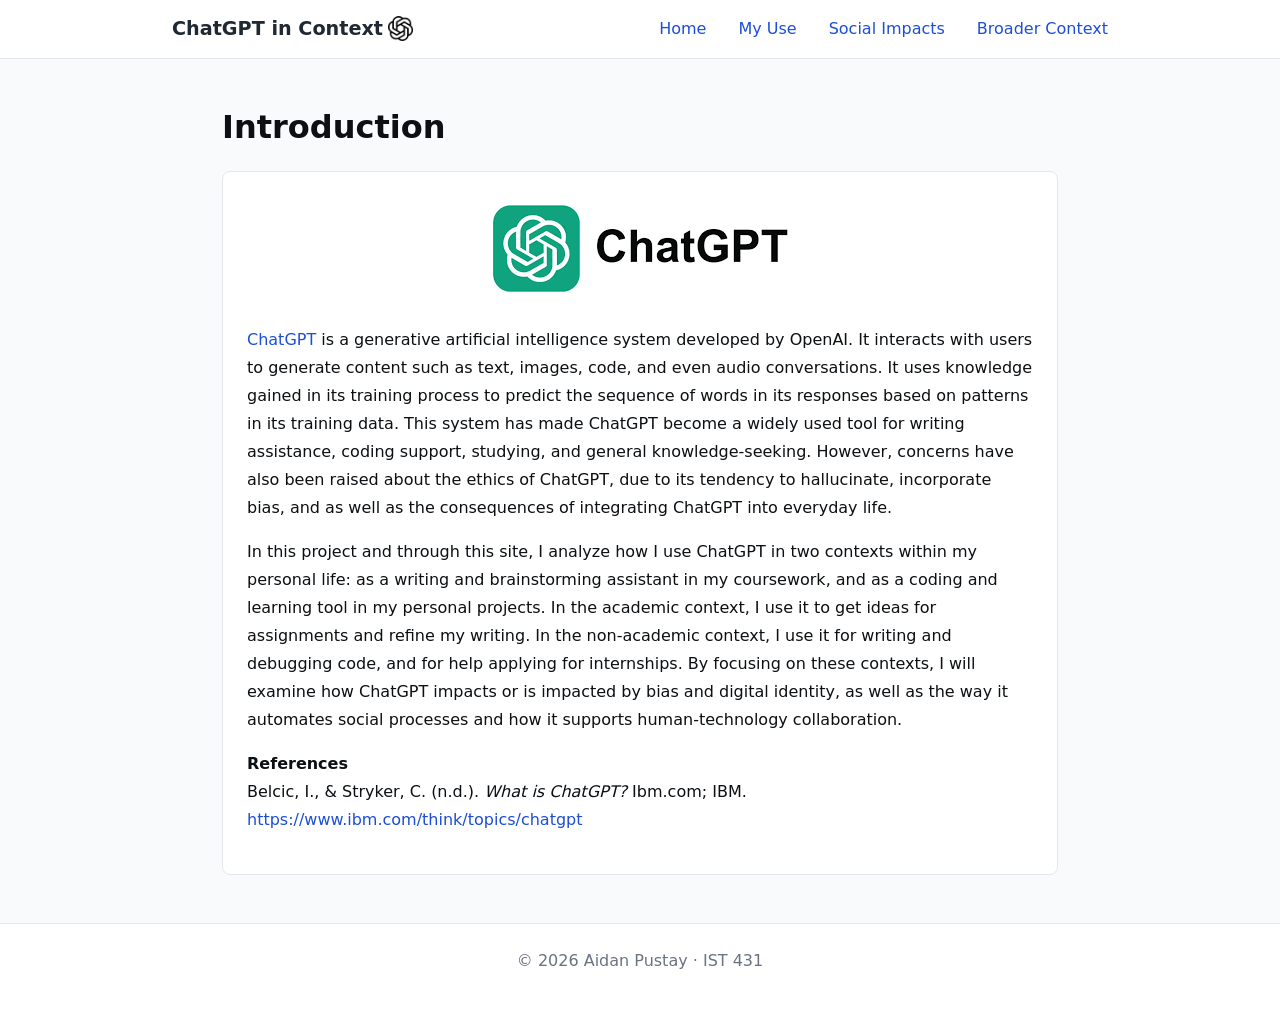
<file: index.html>
<!DOCTYPE html>
<html lang="en">
<head>
    <meta charset="UTF-8">
    <title>ChatGPT in Context</title>
    <link rel="stylesheet" href="styles.css">
</head>
<body>

<header>
    <nav>
        <h1 class="site-title"><a href="index.html">ChatGPT in Context <img src="images/chatgptlogoshort.png" alt="ChatGPT logo" id="chatgptlogoshort"></a></h1>
        <ul class="nav-links">
            <li><a href="index.html">Home</a></li>
            <li><a href="my-use.html">My Use</a></li>
            <li><a href="social-impacts.html">Social Impacts</a></li>
            <li><a href="broader-context.html">Broader Context</a></li>
        </ul>
    </nav>
</header>

<main>
    <section>
        <h2>Introduction</h2>
        <article>
            <div id="chatgptlogo">
                <a href="https://chatgpt.com/" target="_blank">
                    <img src="images/chatgptlogo.png" alt="ChatGPT Logo">
                </a>
            </div>
            <br>
            <p>
                <a href="https://www.ibm.com/think/topics/chatgpt" target="_blank">ChatGPT</a> is a generative artificial intelligence  
                system developed by OpenAI. It interacts with users to generate content such as text, images, code, and even audio conversations. 
                It uses knowledge gained in its training process to predict the sequence of words in its responses based on patterns in its 
                training data. This system has made ChatGPT become a widely used tool for writing assistance, coding support, studying, and 
                general knowledge-seeking. However, concerns have also been raised about the ethics of ChatGPT, due to its tendency to hallucinate, 
                incorporate bias, and as well as the consequences of integrating ChatGPT into everyday life.
            </p>
            <p>
                In this project and through this site, I analyze how I use ChatGPT in two contexts within my personal life: as a writing and 
                brainstorming assistant in my coursework, and as a coding and learning tool in my personal projects. In the academic context, I 
                use it to get ideas for assignments and refine my writing. In the non-academic context, I use it for writing and debugging code, 
                and for help applying for internships. By focusing on these contexts, I will examine how ChatGPT impacts or is impacted by bias 
                and digital identity, as well as the way it automates social processes and how it supports human-technology collaboration.
            </p>
            <h4>References</h4>
            <p>
                Belcic, I., & Stryker, C. (n.d.). <i>What is ChatGPT?</i> Ibm.com; IBM. <a href="https://www.ibm.com/think/topics/chatgpt">https://www.ibm.com/think/topics/chatgpt</a>
            </p>
        </article>
    </section>
</main>

<footer>
    <p>&copy; 2026 Aidan Pustay · IST 431</p>
</footer>

</body>
</html>
</file>
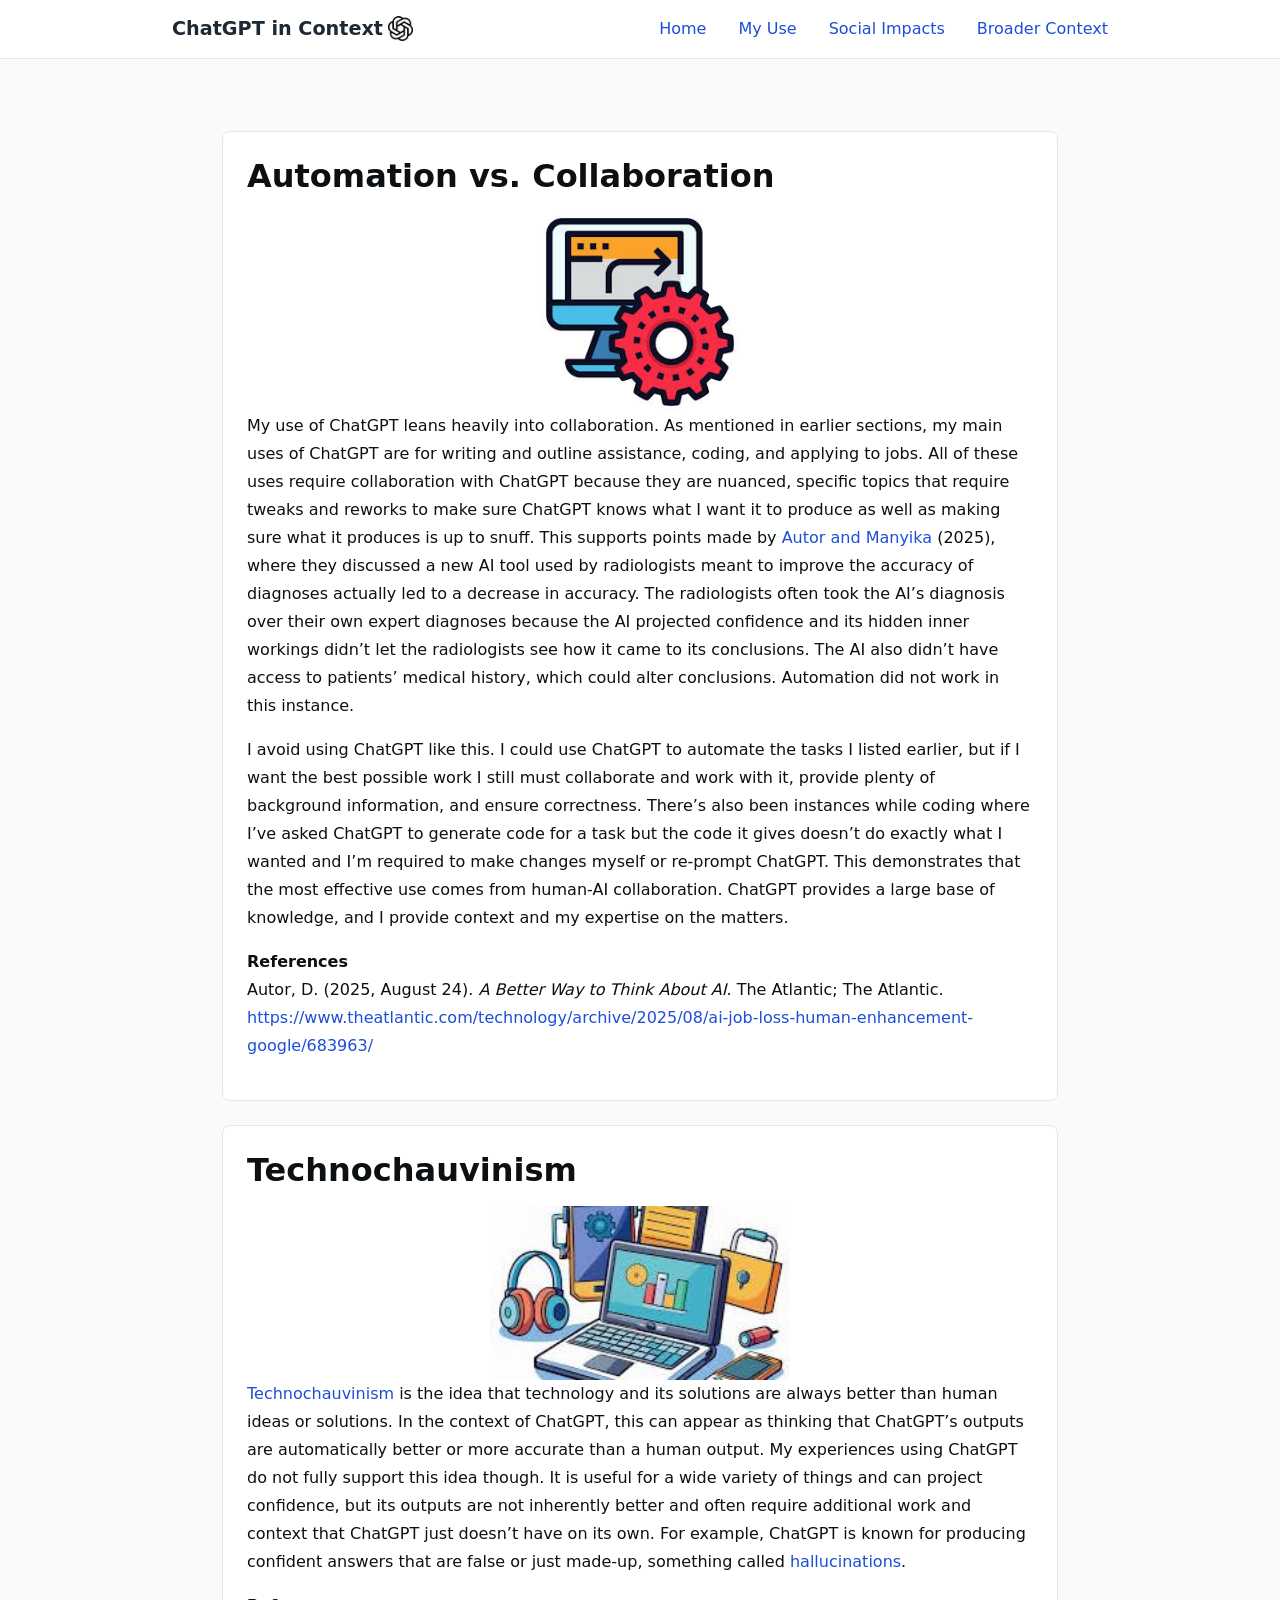
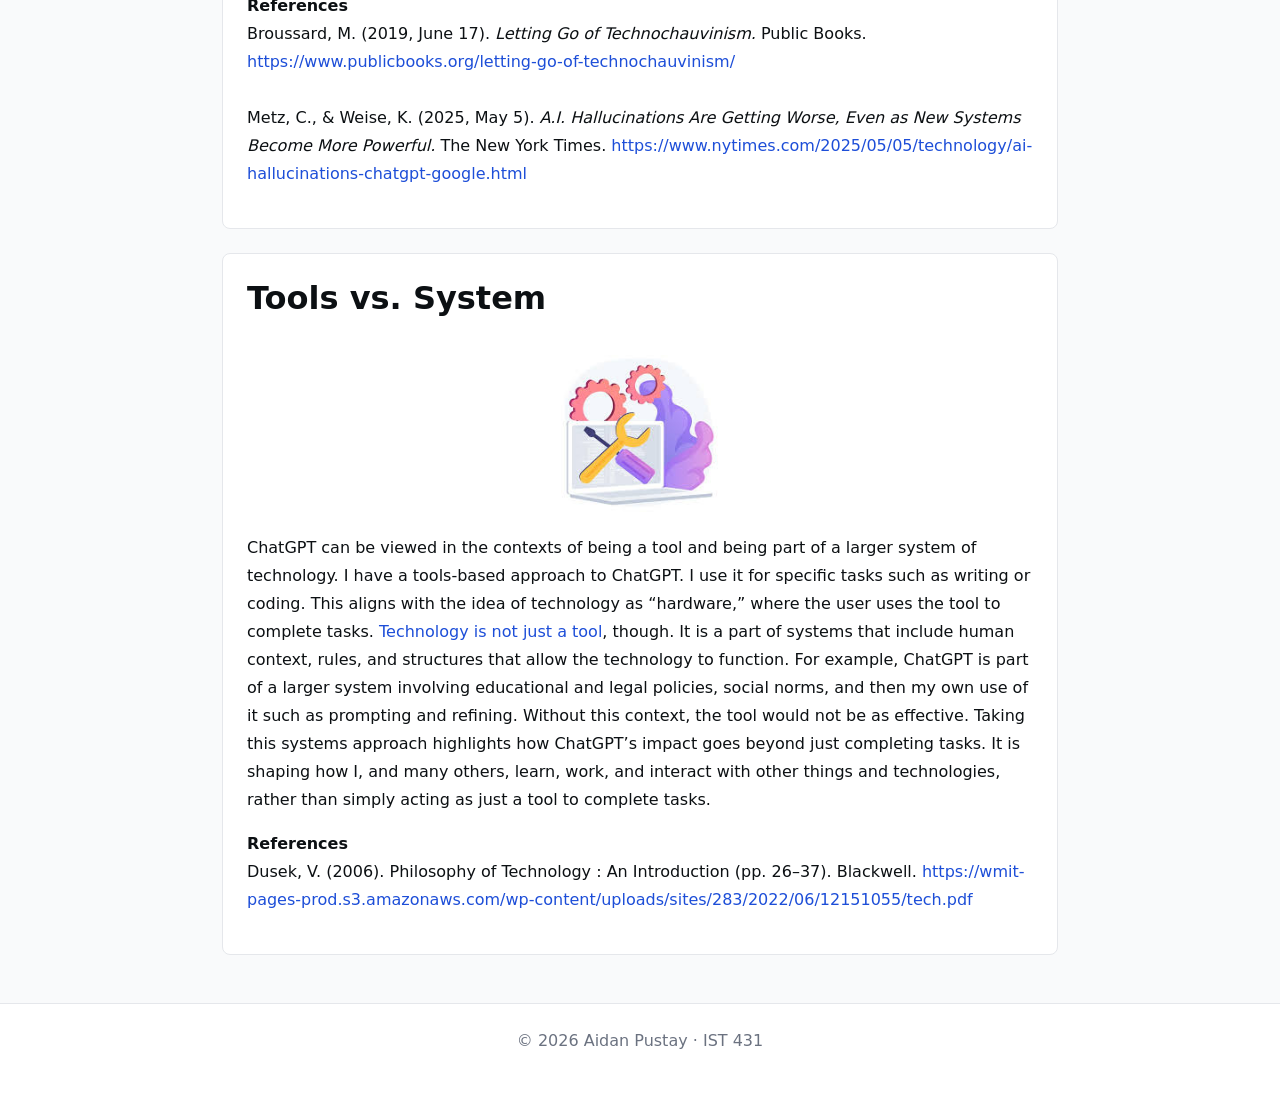
<file: broader-context.html>
<!DOCTYPE html>
<html lang="en">
<head>
    <meta charset="UTF-8">
    <title>Broader Context</title>
    <link rel="stylesheet" href="styles.css">
</head>
<body>

<header>
    <nav>
        <h1 class="site-title"><a href="index.html">ChatGPT in Context <img src="images/chatgptlogoshort.png" alt="ChatGPT logo" id="chatgptlogoshort"></a></h1>
        <ul class="nav-links">
            <li><a href="index.html">Home</a></li>
            <li><a href="my-use.html">My Use</a></li>
            <li><a href="social-impacts.html">Social Impacts</a></li>
            <li><a href="broader-context.html">Broader Context</a></li>
        </ul>
    </nav>
</header>

<main>
    <section>
        <article>
            <h2>Automation vs. Collaboration</h2>
            <img src="images/automation.jpg" alt="automation" id="automation">
            <p>
                My use of ChatGPT leans heavily into collaboration. As mentioned in earlier sections, my main uses of ChatGPT are for writing and 
                outline assistance, coding, and applying to jobs. All of these uses require collaboration with ChatGPT because they are nuanced, 
                specific topics that require tweaks and reworks to make sure ChatGPT knows what I want it to produce as well as making sure what 
                it produces is up to snuff. This supports points made by <a href="https://www.theatlantic.com/technology/archive/2025/08/ai-job-loss-human-enhancement-google/683963/" target="_blank">
                Autor and Manyika</a> (2025), where they discussed a new AI tool used by radiologists meant to improve the accuracy of diagnoses 
                actually led to a decrease in accuracy. The radiologists often took the AI’s diagnosis over their own expert diagnoses because the 
                AI projected confidence and its hidden inner workings didn’t let the radiologists see how it came to its conclusions. The AI also 
                didn’t have access to patients’ medical history, which could alter conclusions. Automation did not work in this instance. 

            </p>
            <p>
                I avoid using ChatGPT like this. I could use ChatGPT to automate the tasks I listed earlier, but if I want the best possible work 
                I still must collaborate and work with it, provide plenty of background information, and ensure correctness. There’s also been 
                instances while coding where I’ve asked ChatGPT to generate code for a task but the code it gives doesn’t do exactly what I wanted 
                and I’m required to make changes myself or re-prompt ChatGPT. This demonstrates that the most effective use comes from human-AI 
                collaboration. ChatGPT provides a large base of knowledge, and I provide context and my expertise on the matters. 
            </p>
            <h4>References</h4>
            <p>
                Autor, D. (2025, August 24). <i>A Better Way to Think About AI</i>. The Atlantic; The Atlantic. <a href="https://www.theatlantic.com/technology/archive/2025/08/ai-job-loss-human-enhancement-google/683963/" target="_blank">https://www.theatlantic.com/technology/archive/2025/08/ai-job-loss-human-enhancement-google/683963/</a>
            </p>
        </article>

        <article>
            <h2>Technochauvinism</h2>
            <img src="images/technochauvinism.jpg" alt="technochauvinism" id="academic">
            <p>
                <a href="https://www.publicbooks.org/letting-go-of-technochauvinism/" target="_blank">Technochauvinism</a> is the idea that 
                technology and its solutions are always better than human ideas or solutions. In the context of ChatGPT, this can appear as 
                thinking that ChatGPT’s outputs are automatically better or more accurate than a human output. My experiences using ChatGPT do not 
                fully support this idea though. It is useful for a wide variety of things and can project confidence, but its outputs are not 
                inherently better and often require additional work and context that ChatGPT just doesn’t have on its own. For example, ChatGPT is 
                known for producing confident answers that are false or just made-up, something called <a href="https://www.nytimes.com/2025/05/05/technology/ai-hallucinations-chatgpt-google.html" target="_blank">hallucinations</a>.
            </p>
            <h4>References</h4>
            <p>
                Broussard, M. (2019, June 17). <i>Letting Go of Technochauvinism.</i> Public Books. <a href="https://www.publicbooks.org/letting-go-of-technochauvinism/" target="_blank">https://www.publicbooks.org/letting-go-of-technochauvinism/</a>
                <br><br>
                Metz, C., & Weise, K. (2025, May 5). <i>A.I. Hallucinations Are Getting Worse, Even as New Systems Become More Powerful.</i> The New York Times. <a href="https://www.nytimes.com/2025/05/05/technology/ai-hallucinations-chatgpt-google.html" target="_blank">https://www.nytimes.com/2025/05/05/technology/ai-hallucinations-chatgpt-google.html</a>
            </p>
        </article>
        
        <article>
            <h2>Tools vs. System</h2>
            <p>
                <img src="images/toolsvssystem.jpg" alt="tools vs. system clipart" id="automation">
                ChatGPT can be viewed in the contexts of being a tool and being part of a larger system of technology. I have a tools-based 
                approach to ChatGPT. I use it for specific tasks such as writing or coding. This aligns with the idea of technology as “hardware,” 
                where the user uses the tool to complete tasks. <a href="https://psu.instructure.com/courses/2442663/files/187012170?wrap=1">
                Technology is not just a tool</a>, though. It is a part of systems that include human context, rules, and structures that allow 
                the technology to function. For example, ChatGPT is part of a larger system involving educational and legal policies, social 
                norms, and then my own use of it such as prompting and refining. Without this context, the tool would not be as effective. Taking 
                this systems approach highlights how ChatGPT’s impact goes beyond just completing tasks. It is shaping how I, and many others, 
                learn, work, and interact with other things and technologies, rather than simply acting as just a tool to complete tasks.
            </p>
            <h4>References</h4>
            <p>
                Dusek, V. (2006). Philosophy of Technology : An Introduction (pp. 26–37). Blackwell. <a href="https://wmit-pages-prod.s3.amazonaws.com/wp-content/uploads/sites/283/2022/06/12151055/tech.pdf" target="_blank">https://wmit-pages-prod.s3.amazonaws.com/wp-content/uploads/sites/283/2022/06/12151055/tech.pdf</a>
            </p>
        </article>
    </section>
</main>

<footer>
    <p>&copy; 2026 Aidan Pustay · IST 431</p>
</footer>
</body>
</html>
</file>
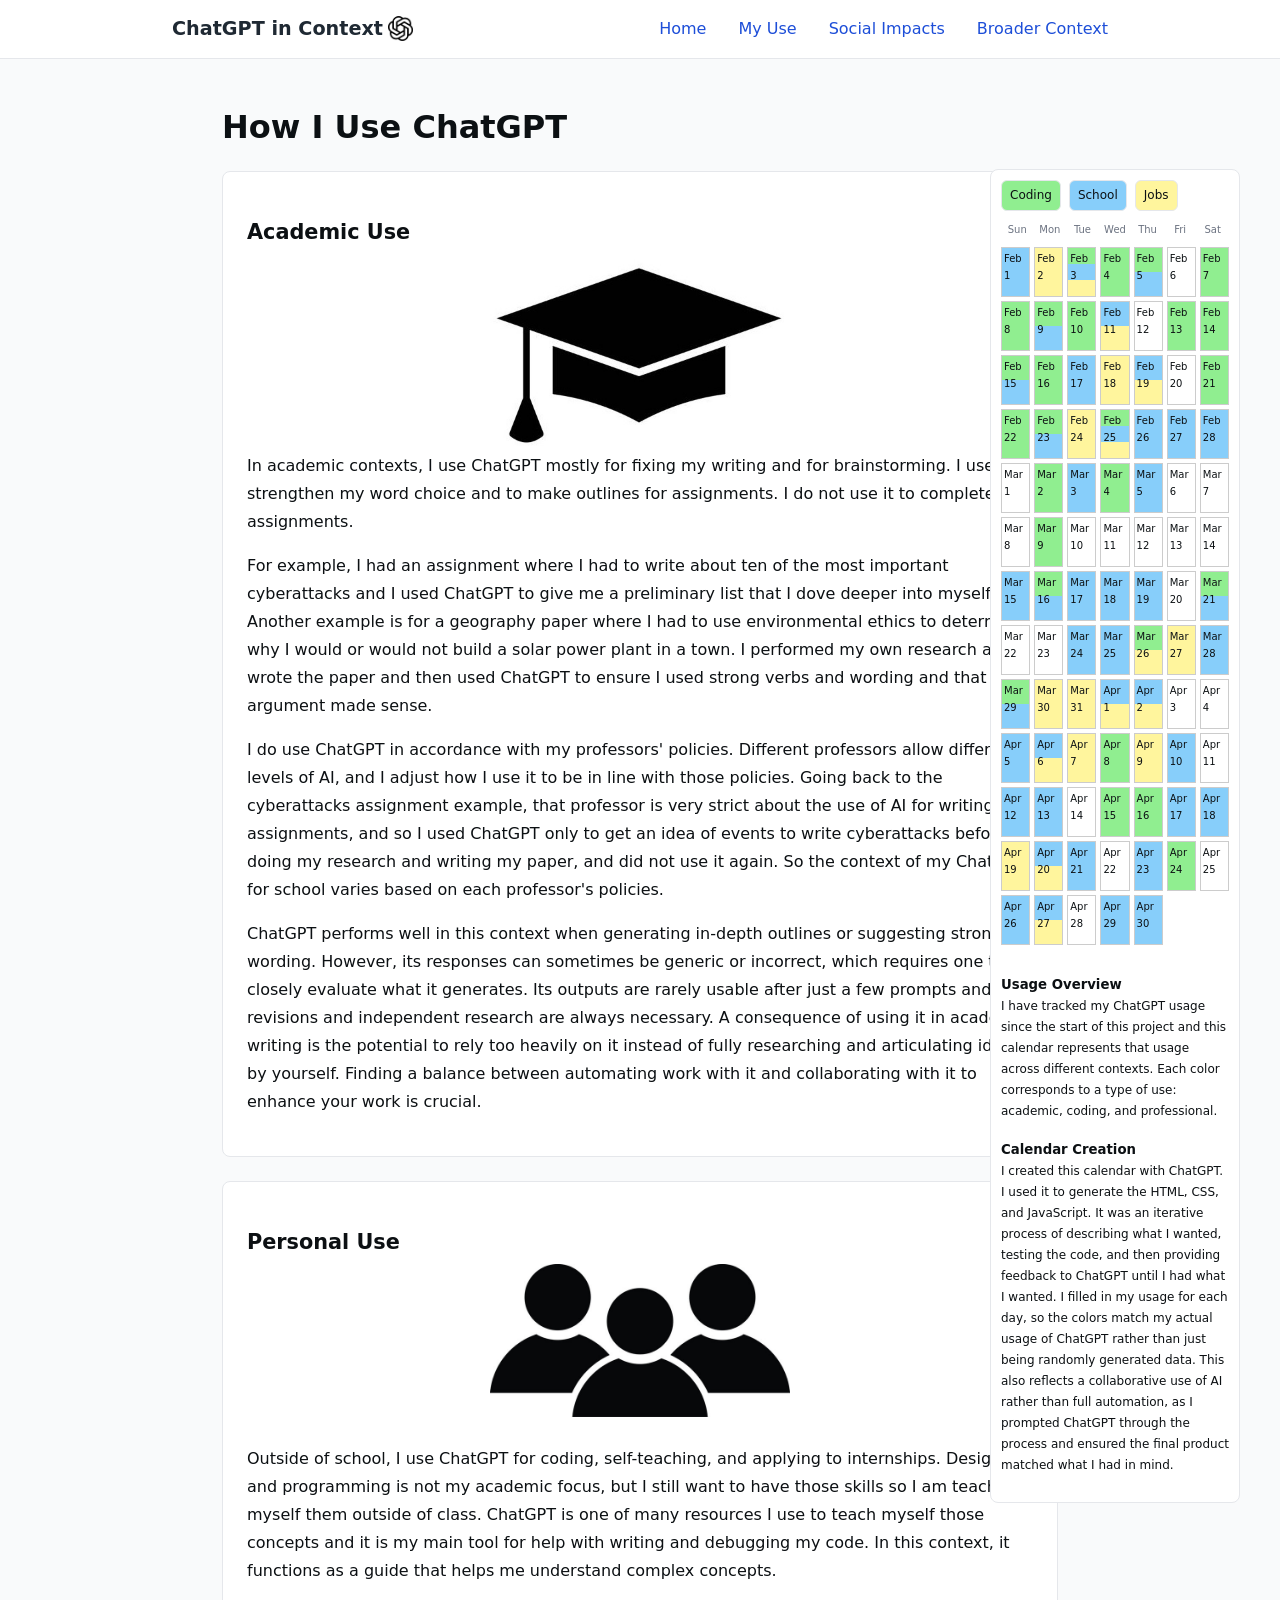
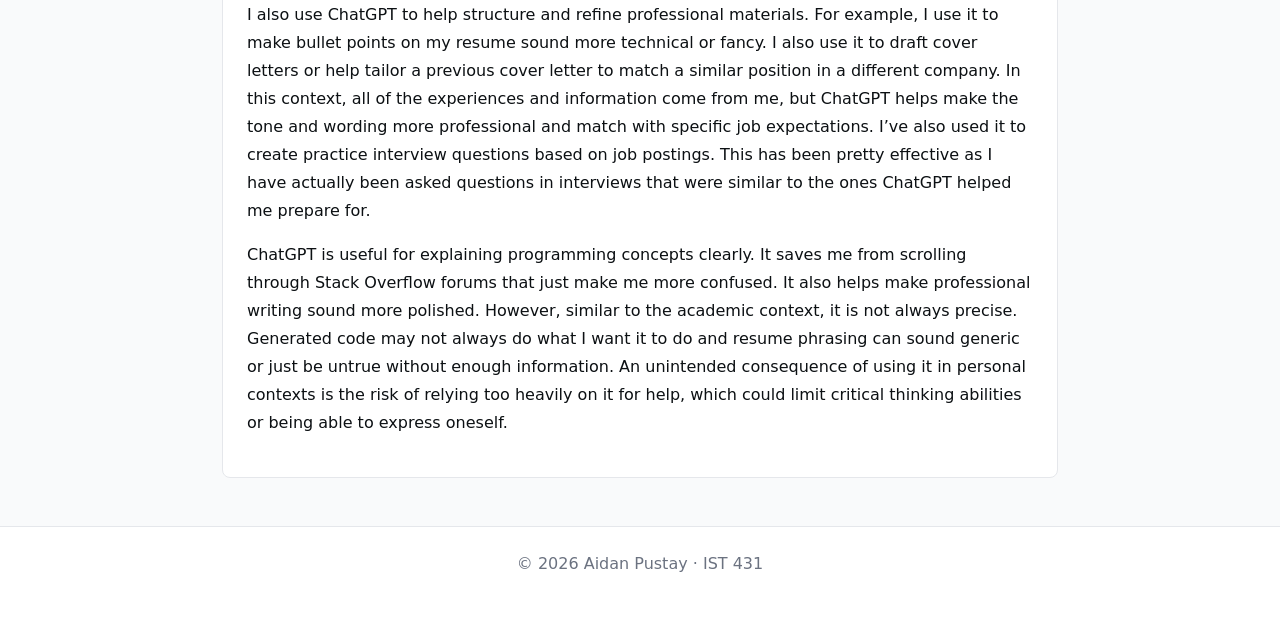
<file: my-use.html>
<!DOCTYPE html>
<html lang="en">
<head>
    <meta charset="UTF-8">
    <title>How I Use ChatGPT</title>
    <link rel="stylesheet" href="styles.css">
    <link rel="stylesheet" href="calendar.css">
</head>
<body>

<header>
    <nav>
        <h1 class="site-title"><a href="index.html">ChatGPT in Context <img src="images/chatgptlogoshort.png" alt="ChatGPT logo" id="chatgptlogoshort"></a></h1>
        <ul class="nav-links">
            <li><a href="index.html">Home</a></li>
            <li><a href="my-use.html">My Use</a></li>
            <li><a href="social-impacts.html">Social Impacts</a></li>
            <li><a href="broader-context.html">Broader Context</a></li>
        </ul>
    </nav>
</header>

<main>

    <div class="page-layout">

        <div class="main-content">
            <section>
                <h2>How I Use ChatGPT</h2>                
                <article>
                    <h3>Academic Use</h3>
                    <img src="images/academic.jpg" alt="academic clipart" id="academic">
                    <p>
                        In academic contexts, I use ChatGPT mostly for fixing my writing and for brainstorming. I use it to strengthen my word 
                        choice and to make outlines for assignments. I do not use it to complete assignments. 
                    </p>
                    <p>
                        For example, I had an assignment where I had to write about ten of the most important cyberattacks and I used ChatGPT to give me a 
                        preliminary list that I dove deeper into myself. Another example is for a geography paper where I had to use environmental ethics 
                        to determine why I would or would not build a solar power plant in a town. I performed my own research and wrote the paper and then 
                        used ChatGPT to ensure I used strong verbs and wording and that my argument made sense.
                    </p>
                    <p>
                        I do use ChatGPT in accordance with my professors' policies. Different professors allow different levels of AI, and I adjust how I 
                        use it to be in line with those policies. Going back to the cyberattacks assignment example, that professor is very strict about 
                        the use of AI for writing assignments, and so I used ChatGPT only to get an idea of events to write cyberattacks before doing my 
                        research and writing my paper, and did not use it again. So the context of my ChatGPT for school varies based on 
                        each professor's policies.
                    </p>
                    <p>
                        ChatGPT performs well in this context when generating in-depth outlines or suggesting stronger wording. However, its responses can 
                        sometimes be generic or incorrect, which requires one to closely evaluate what it generates. Its outputs are rarely usable after 
                        just a few prompts and revisions and independent research are always necessary. A consequence of using it in academic writing is 
                        the potential to rely too heavily on it instead of fully researching and articulating ideas by yourself. Finding a balance between 
                        automating work with it and collaborating with it to enhance your work is crucial.
                    </p>
                </article>

                <article>
                    <h3>Personal Use</h3>
                    <img src="images/personal.jpg" alt="personal clipart" id="academic"><br>
                    <p>
                        Outside of school, I use ChatGPT for coding, self-teaching, and applying to internships. Design and programming is not my 
                        academic focus, but I still want to have those skills so I am teaching myself them outside of class. ChatGPT is one of 
                        many resources I use to teach myself those concepts and it is my main tool for help with writing and debugging my code. 
                        In this context, it functions as a guide that helps me understand complex concepts.
                    </p>
                    <p>
                        I also use ChatGPT to help structure and refine professional materials. For example, I use it to make bullet points on my 
                        resume sound more technical or fancy. I also use it to draft cover letters or help tailor a previous cover letter to match 
                        a similar position in a different company. In this context, all of the experiences and information come from me, but ChatGPT 
                        helps make the tone and wording more professional and match with specific job expectations. I’ve also used it to create 
                        practice interview questions based on job postings. This has been pretty effective as I have actually been asked questions 
                        in interviews that were similar to the ones ChatGPT helped me prepare for. 
                    </p>
                    <p>
                        ChatGPT is useful for explaining programming concepts clearly. It saves me from scrolling through Stack Overflow forums that just 
                        make me more confused. It also helps make professional writing sound more polished. However, similar to the academic context, it 
                        is not always precise. Generated code may not always do what I want it to do and resume phrasing can sound generic or just be 
                        untrue without enough information. An unintended consequence of using it in personal contexts is the risk of relying too heavily 
                        on it for help, which could limit critical thinking abilities or being able to express oneself.
                    </p>
                </article>
            </section>
        </div>
        <div class="calendar-container">
            <div class="legend">
                <span class="coding">Coding</span>
                <span class="school">School</span>
                <span class="jobs">Jobs</span>
            </div>
            <div class="calendar-header">
                <div>Sun</div>
                <div>Mon</div>
                <div>Tue</div>
                <div>Wed</div>
                <div>Thu</div>
                <div>Fri</div>
                <div>Sat</div>
            </div>

            <div class="calendar" id="calendar"></div>
            <br>
            <div class="calendar-blurb">
                <h5>Usage Overview</h5>
                <p>
                    I have tracked my ChatGPT usage since the start of this project and this calendar represents that usage across different 
                    contexts. Each color corresponds to a type of use: academic, coding, and professional. 
                </p> 
                <h5>Calendar Creation</h5>
                <p>
                    I created this calendar with ChatGPT. I used it to generate the HTML, CSS, and JavaScript. It was an iterative process 
                    of describing what I wanted, testing the code, and then providing feedback to ChatGPT until I had what I wanted. I filled in 
                    my usage for each day, so the colors match my actual usage of ChatGPT rather than just being randomly generated data. This 
                    also reflects a collaborative use of AI rather than full automation, as I prompted ChatGPT through the process and ensured the 
                    final product matched what I had in mind.
                </p>
            </div>
        </div>
    </div>
    <script src="calendar.js"></script>
</main>

<footer>
    <p>&copy; 2026 Aidan Pustay · IST 431</p>
</footer>
</body>
</html>
</file>
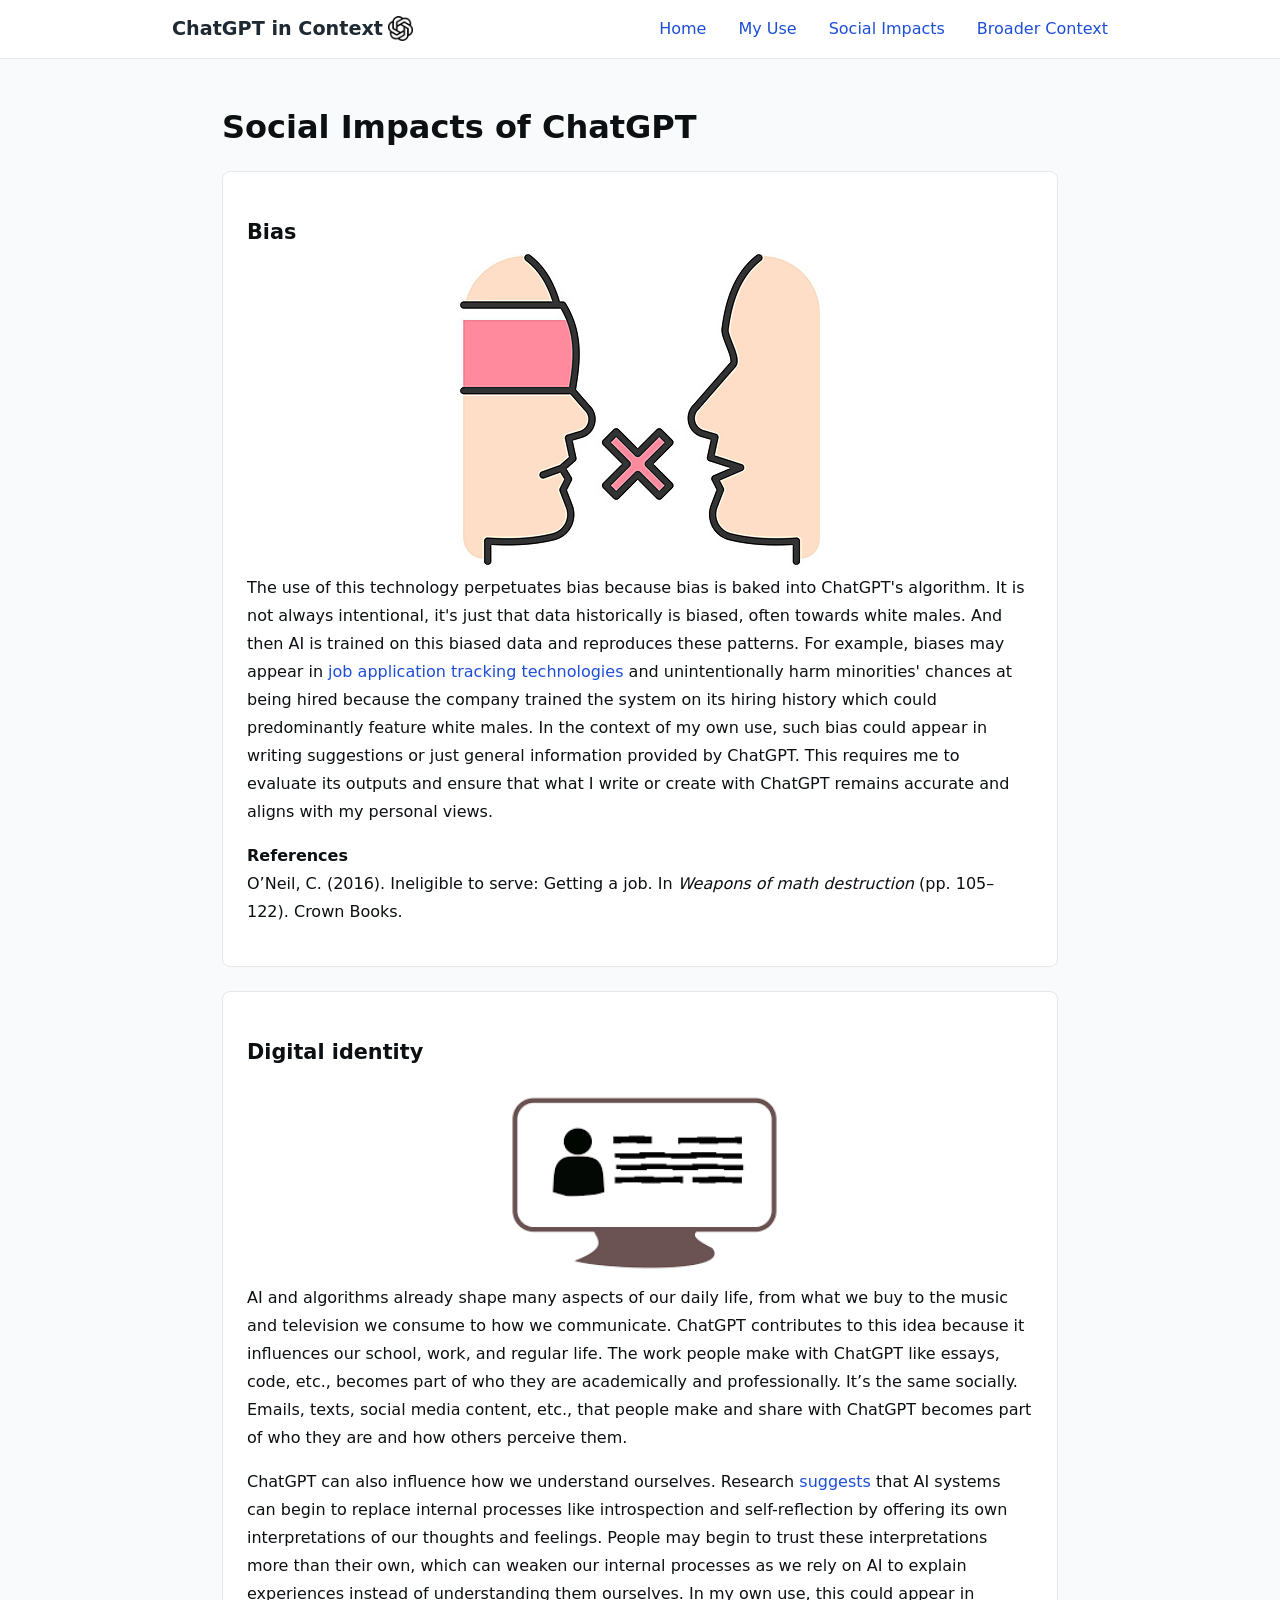
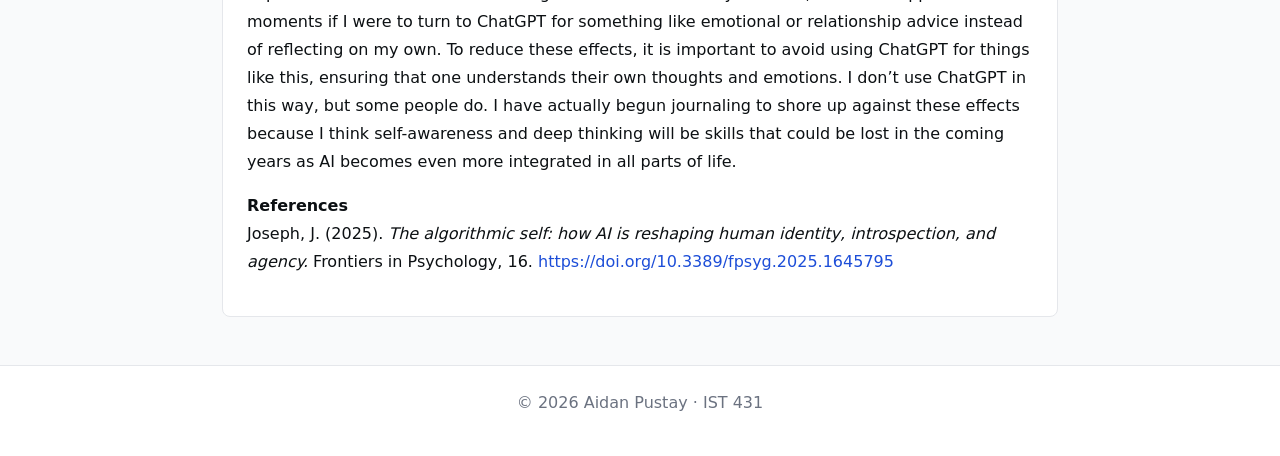
<file: social-impacts.html>
<!DOCTYPE html>
<html lang="en">
<head>
    <meta charset="UTF-8">
    <title>Social Impacts</title>
    <link rel="stylesheet" href="styles.css">
</head>
<body>

<header>
    <nav>
        <h1 class="site-title"><a href="index.html">ChatGPT in Context <img src="images/chatgptlogoshort.png" alt="ChatGPT logo" id="chatgptlogoshort"></a></h1>
        <ul class="nav-links">
            <li><a href="index.html">Home</a></li>
            <li><a href="my-use.html">My Use</a></li>
            <li><a href="social-impacts.html">Social Impacts</a></li>
            <li><a href="broader-context.html">Broader Context</a></li>
        </ul>
    </nav>
</header>

<main>
    <section>
        <h2>Social Impacts of ChatGPT</h2>

        <article>
            <h3>Bias</h3>
            <div id="bias">
                <img src="images/bias.jpg" alt="bias clipart">
            </div>
            <p>
                The use of this technology perpetuates bias because bias is baked into ChatGPT's algorithm. It is not always intentional, it's just 
                that data historically is biased, often towards white males. And then AI is trained on this biased data and reproduces these 
                patterns. For example, biases may appear in <a href="https://psu.instructure.com/courses/2442663/files/187012140?wrap=1" target="_blank"> 
                job application tracking technologies</a> and unintentionally harm minorities' chances at being hired because the company trained 
                the system on its hiring history which could predominantly feature white males. In the context of my own use, such bias could 
                appear in writing suggestions or just general information provided by ChatGPT. This requires me to evaluate its outputs and ensure 
                that what I write or create with ChatGPT remains accurate and aligns with my personal views.
            </p>
            <h4>References</h4>
            <p>
                
                O’Neil, C. (2016). Ineligible to serve: Getting a job. In <i>Weapons of math destruction</i> (pp. 105–122). Crown Books.
            </p>
        </article>

        <article>
            <h3>Digital identity</h3>
            <img src="images/identity.png" alt="identity clipart" id="academic">
            <p>
                AI and algorithms already shape many aspects of our daily life, from what we buy to the music and television we consume to how we 
                communicate. ChatGPT contributes to this idea because it influences our school, work, and regular life. The work people make with 
                ChatGPT like essays, code, etc.,  becomes part of who they are academically and professionally. It’s the same socially. Emails, 
                texts, social media content, etc., that people make and share with ChatGPT becomes part of who they are and how others perceive them.
            </p>
            <p>
                ChatGPT can also influence how we understand ourselves. Research <a href="https://doi.org/10.3389/fpsyg.2025.1645795" target="_blank">
                suggests</a> that AI systems can begin to replace internal processes like introspection and self-reflection by offering 
                its own interpretations of our thoughts and feelings. People may begin to trust these interpretations more than their own, which 
                can weaken our internal processes as we rely on AI to explain  experiences instead of understanding them ourselves. In my own use, 
                this could appear in moments if I were to turn to ChatGPT for something like emotional or relationship advice instead of reflecting 
                on my own.  To reduce these effects, it is important to avoid using ChatGPT for things like this, ensuring that one understands 
                their own thoughts and emotions. I don’t use ChatGPT in this way, but some people do. I have actually begun journaling to shore up 
                against these effects because I think self-awareness and deep thinking will be skills that could be lost in the coming years as AI 
                becomes even more integrated in all parts of life. 
            </p>
            <h4>References</h4>
            <p>
                Joseph, J. (2025). <i>The algorithmic self: how AI is reshaping human identity, introspection, and agency.</i> Frontiers in Psychology, 16. <a href="https://doi.org/10.3389/fpsyg.2025.1645795" target="_blank">https://doi.org/10.3389/fpsyg.2025.1645795</a>
            </p>
        </article>
    </section>
</main>

<footer>
    <p>&copy; 2026 Aidan Pustay · IST 431</p>
</footer>
</body>
</html>
</file>
<file: styles.css>
* {
    margin: 0;
    padding: 0;
    box-sizing: border-box;
}
body {
    font-family: "Inter", system-ui, -apple-system, BlinkMacSystemFont, sans-serif;
    line-height: 1.6;
    color: #0c1013;
    background-color: #f9fafb;
    display: flex;
    flex-direction: column;
    min-height: 100vh;
    margin: 0;
}

a {
    color: #1d4ed8;
    text-decoration: none;
}
a:hover {
    text-decoration: underline;
}
header {
    background: #ffffff;
    border-bottom: 1px solid #e5e7eb;
    position: sticky;
    top: 0;
    z-index: 100;
}
nav {
    max-width: 1000px;
    margin: 0 auto;
    padding: 1rem 2rem;
    display: flex;
    align-items: center;
    justify-content: space-between;
}
.site-title {
    font-size: 1.2rem;
    font-weight: 700;
}
.site-title a {
    text-decoration: none;
    color: #1f2933;
    display: flex;           
    align-items: center;     
    gap: 5px;               
}
.nav-links {
    list-style: none;
    display: flex;
    gap: 2rem;
}
main {
    max-width: 900px;
    margin: 3rem auto;
    padding: 0 2rem;
    flex: 1;
    line-height: 1.75;
}
h1, h2, h3 {
    line-height: 1.25;
}
h2 {
    font-size: 2rem;
    margin-bottom: 1rem;
}
h3 {
    font-size: 1.3rem;
    margin-top: 1.5rem;
    margin-bottom: 0.5rem;
}
p {
    margin-bottom: 1rem;
    font-size: 1rem;
}
article {
    background: #ffffff;
    padding: 1.5rem;
    border-radius: 8px;
    margin-top: 1.5rem;
    border: 1px solid #e5e7eb;
}
footer {
    text-align: center;
    padding: 1.5rem;
    border-top: 1px solid #e5e7eb;
    background: #ffffff;
    font-size: 0.9rem;
    color: #6b7280;
}
#chatgptlogo img {
    display: block;
    margin: 0 auto;
}
#chatgptlogoshort {
    width: 25px;
}
#bias {
    text-align: center;
}
#academic {
    display: block;
    margin: 0 auto;
    width: 300px;
}
#automation {
    display: block;
    margin: 0 auto;
    width: 200px;
}
</file>
<file: calendar.css>
.page-layout {
  display: flex;
  gap: 40px;
  align-items: flex-start;
}
.main-content {
  flex: 2;
}
.calendar-container {
  flex: 1;
  max-width: 300px;
}
.calendar {
  display: grid;
  grid-template-columns: repeat(7, 1fr);
  gap: 4px;
}
.day {
  border: 1px solid #ccc;
  height: 50px;
  display: flex;
  flex-direction: column;
  font-size: 10px;
}
.date {
  padding: 2px;
  font-size: 10px;
}
.calendar-container {
  position: absolute;
  right: 40px;
  top: 169px;
  width: 250px;
  background: #ffffff;
  padding: 10px;
  border-radius: 8px;
  border: 1px solid #e5e7eb;
}
@media (max-width: 1200px) {
  .calendar-container {
      display: none;
  }
}
.legend {
  margin-bottom: 10px;
  display: flex;
  gap: 8px;
  flex-wrap: wrap;
}
.legend span {
  padding: 4px 8px;
  border-radius: 6px;
  font-size: 12px;
  border: 1px solid #e5e7eb;
  font-weight: 500;
}
.legend .coding {
  background-color: #90ee90;
}
.legend .school {
  background-color: #87cefa;
}
.legend .jobs {
  background-color: #fff59d;
}
.day.coding { 
  background-color: #90ee90; 
}
.day.school { 
  background-color: #87cefa; 
}
.day.jobs { 
  background-color: #fff59d; 
}
.day.coding.school {
  background: linear-gradient(to bottom, #90ee90 50%, #87cefa 50%);
}
.day.coding.jobs {
  background: linear-gradient(to bottom, #90ee90 50%, #fff59d 50%);
}
.day.school.jobs {
  background: linear-gradient(to bottom, #87cefa 50%, #fff59d 50%);
}
.day.coding.school.jobs {
  background: linear-gradient(
    to bottom,
    #90ee90 33%,
    #87cefa 33% 66%,
    #fff59d 66%
  );
}
.calendar-header {
  display: grid;
  grid-template-columns: repeat(7, 1fr);
  margin-bottom: 4px;
  font-size: 10px;
  text-align: center;
  color: #6b7280;
  padding-bottom: 4px;
  font-weight: 500;
}
.calendar-blurb p {
  font-size: 12px;
}
</file>
